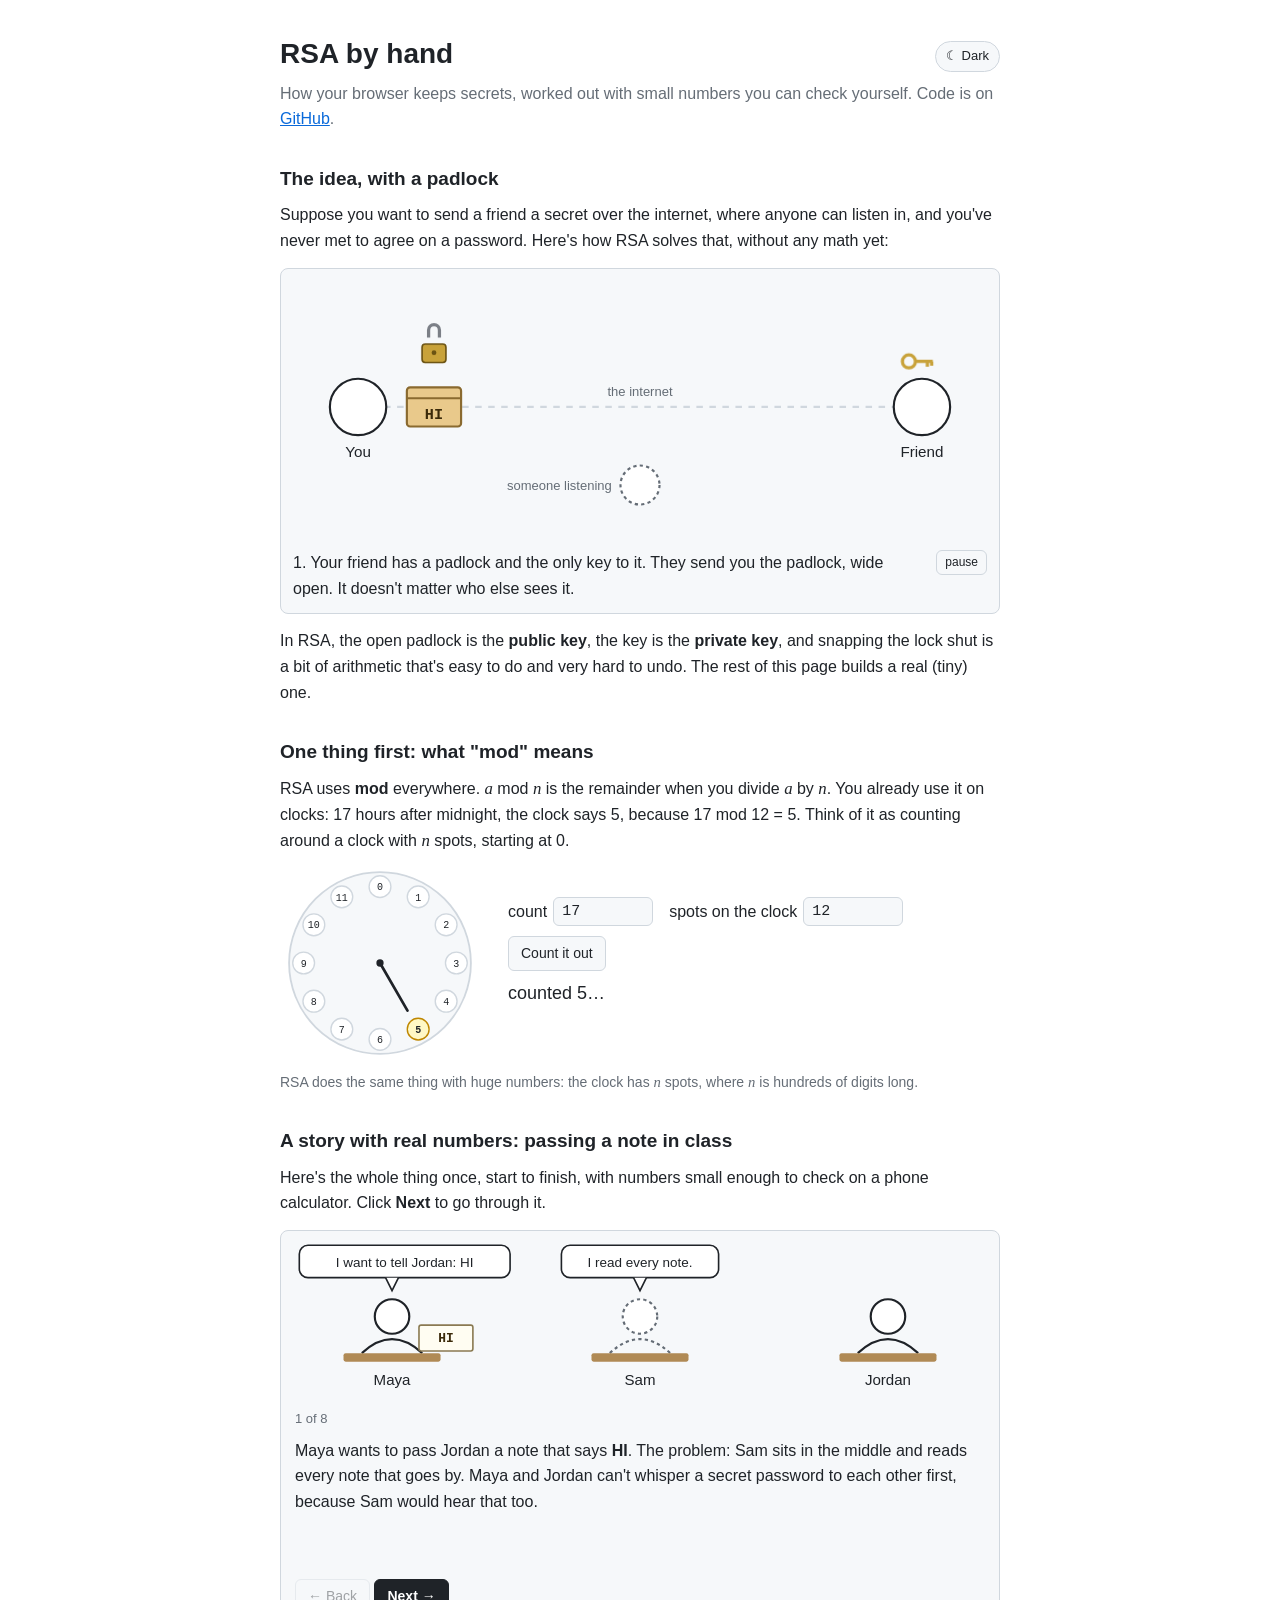
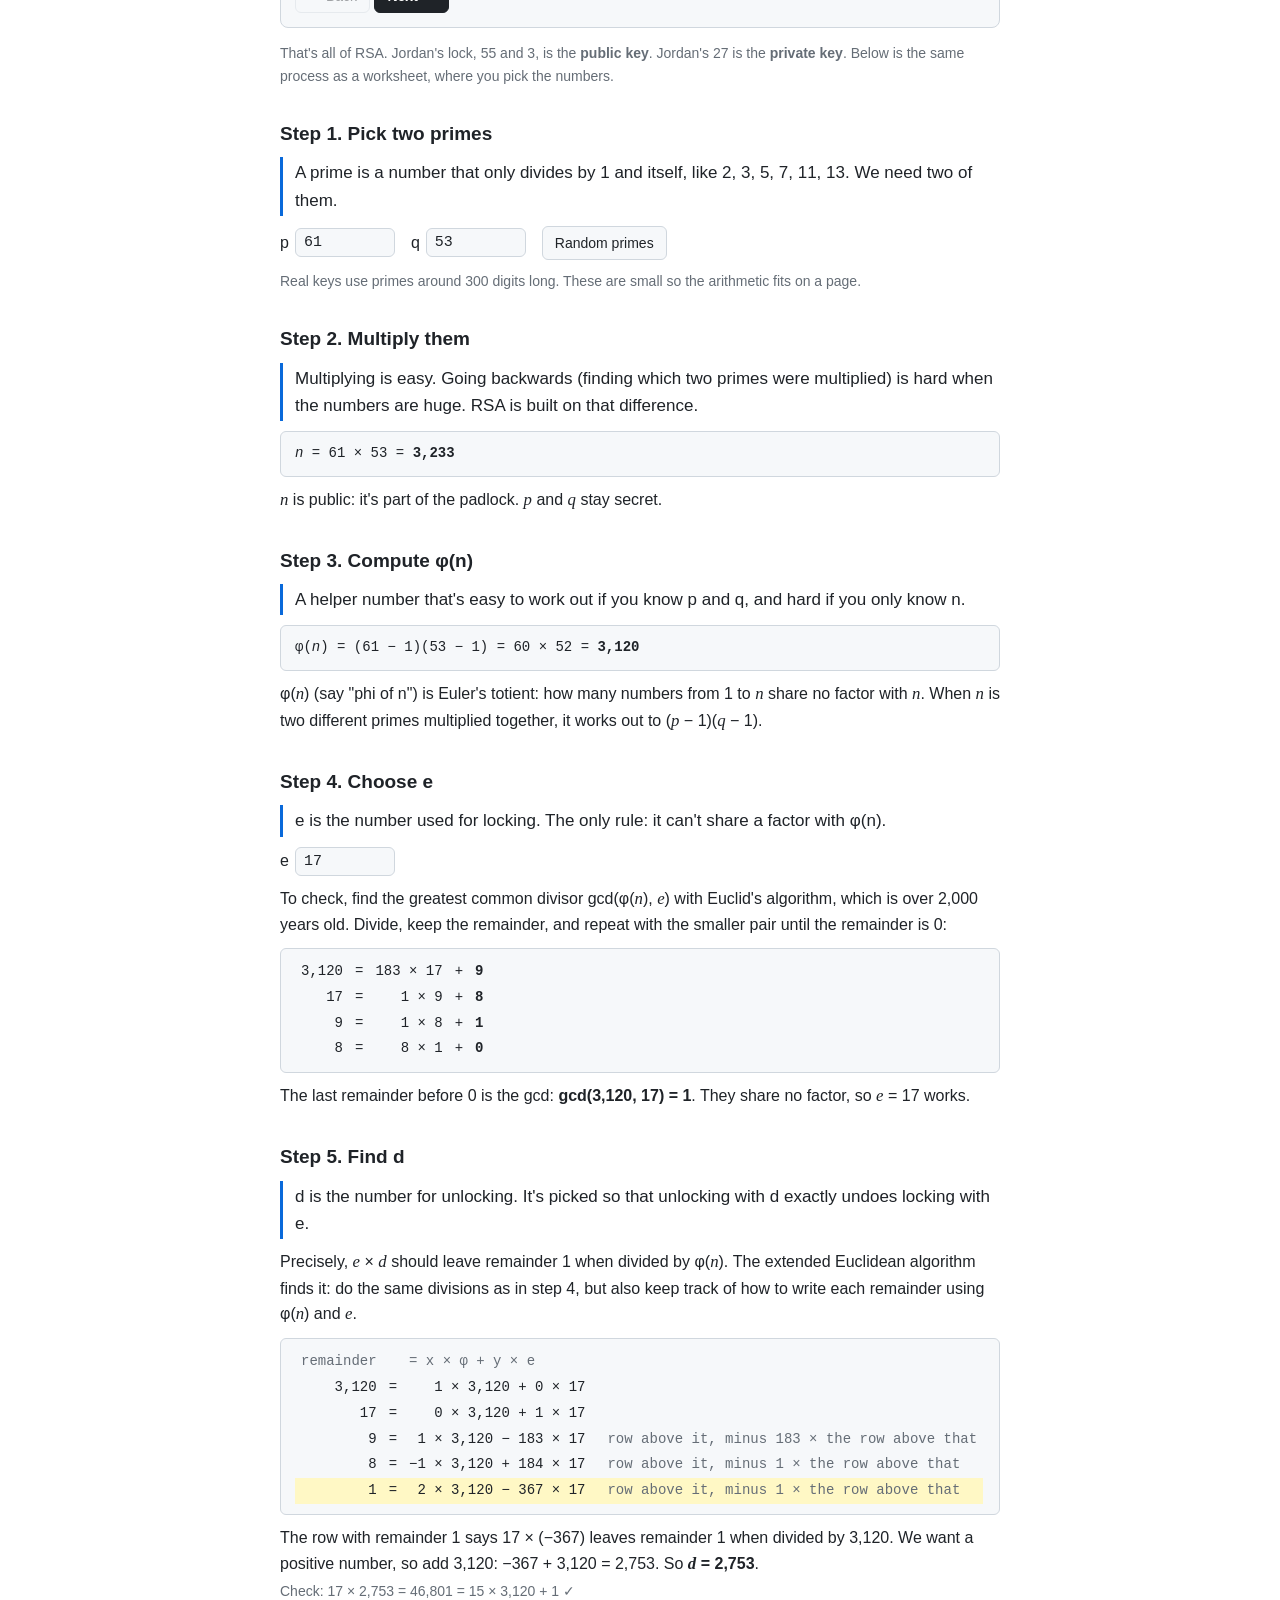
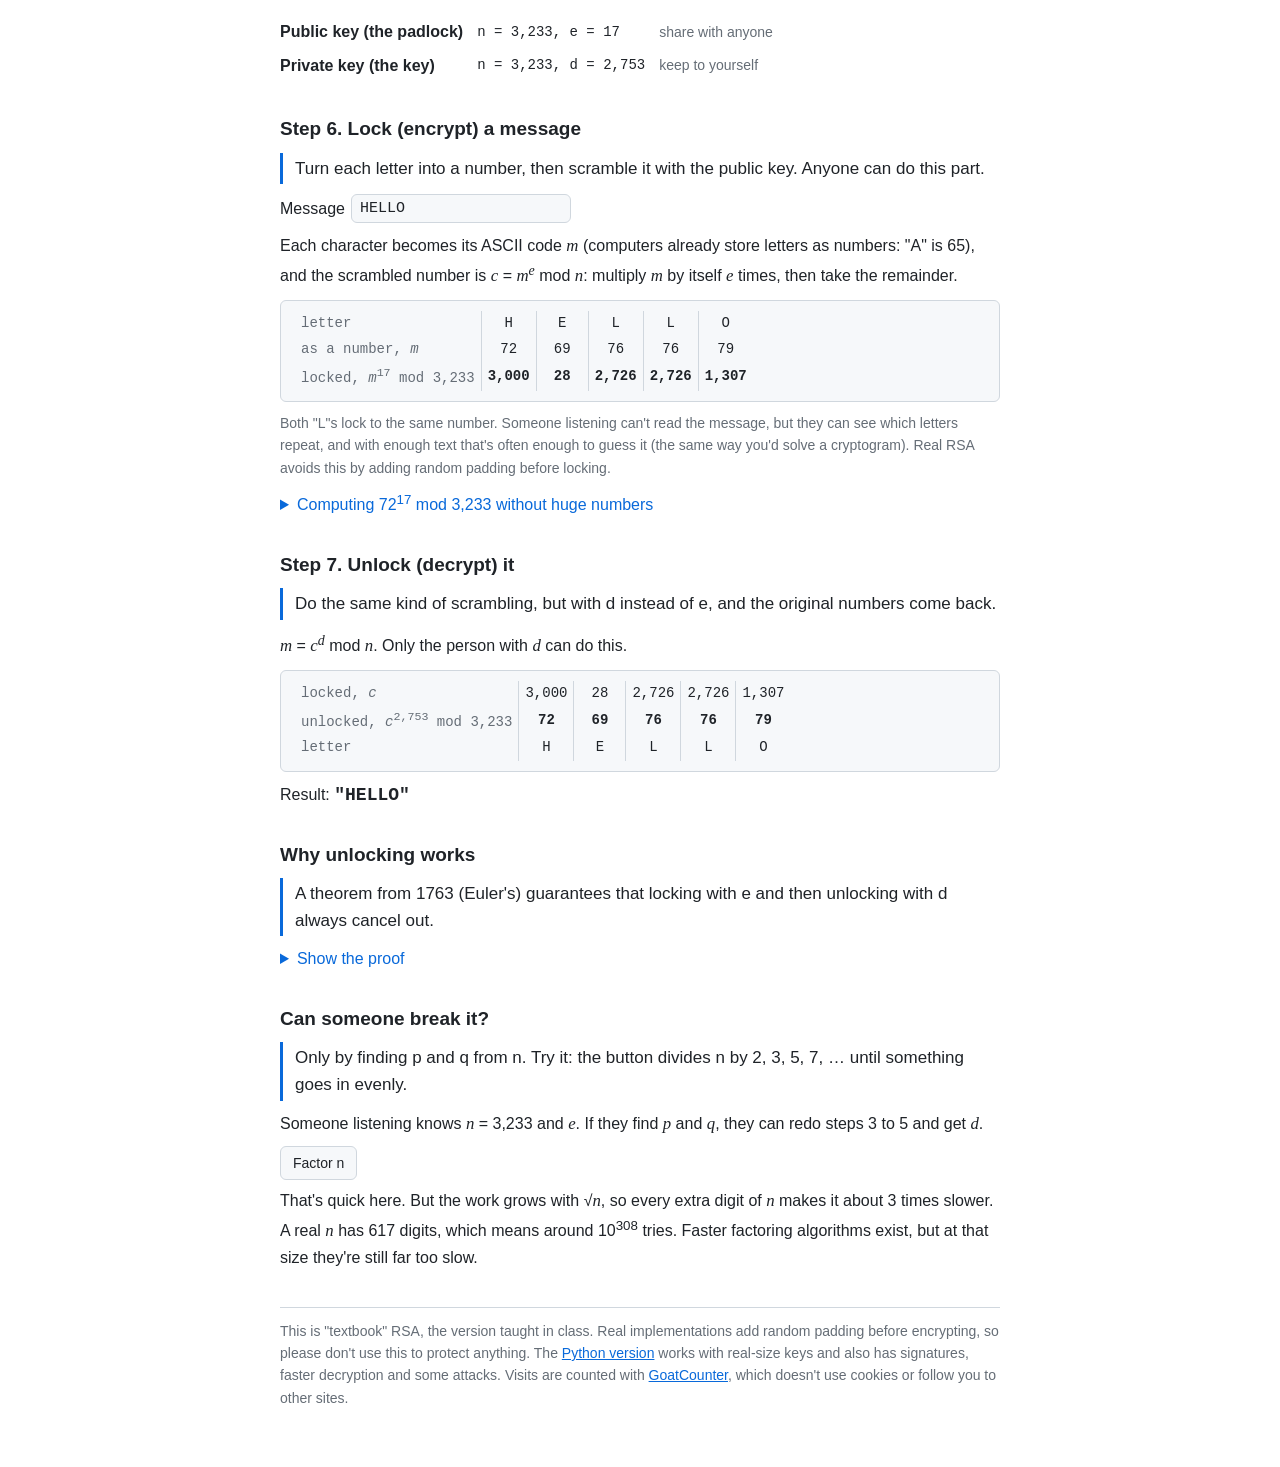
<file: docs/index.html>
<!doctype html>
<html lang="en">
<head>
  <meta charset="utf-8">
  <meta name="viewport" content="width=device-width, initial-scale=1">
  <title>RSA by hand</title>
  <meta name="description" content="How your browser keeps secrets, worked out with numbers small enough to check on a calculator.">
  <link rel="icon" href="favicon.svg" type="image/svg+xml">
  <link rel="icon" href="favicon-32.png" sizes="32x32" type="image/png">
  <link rel="apple-touch-icon" href="apple-touch-icon.png">
  <!-- Link previews (iMessage, Slack, Discord, LinkedIn, X, ...) -->
  <meta property="og:type" content="website">
  <meta property="og:site_name" content="rsa-from-scratch">
  <meta property="og:title" content="RSA by hand">
  <meta property="og:description" content="How your browser keeps secrets, worked out with numbers small enough to check on a calculator.">
  <meta property="og:url" content="https://mamoonrkhan.github.io/rsa-from-scratch/">
  <meta property="og:image" content="https://mamoonrkhan.github.io/rsa-from-scratch/preview.png">
  <meta property="og:image:width" content="1200">
  <meta property="og:image:height" content="630">
  <meta property="og:image:alt" content="A locked box travelling from You to Friend over the internet, while someone listening sees only the numbers 17 14.">
  <meta name="twitter:card" content="summary_large_image">
  <script>
    // Pick the color theme before the page draws, so it never flashes the wrong one:
    // the reader's saved choice if there is one, otherwise their system setting.
    (function () {
      var saved = null;
      try { saved = localStorage.getItem('theme'); } catch (e) {}
      var dark = saved ? saved === 'dark' : window.matchMedia('(prefers-color-scheme: dark)').matches;
      document.documentElement.setAttribute('data-theme', dark ? 'dark' : 'light');
    })();
  </script>
  <link rel="stylesheet" href="style.css">
  <script defer src="rsa.js"></script>
  <!-- Visit counting with GoatCounter: no cookies, nothing that follows you across sites.
       It skips local files and pages shown inside frames, so testing doesn't count. -->
  <script data-goatcounter="https://mamoon.goatcounter.com/count" async src="https://gc.zgo.at/count.js"></script>
</head>
<body>
  <main>
    <div class="title-row">
      <h1>RSA by hand</h1>
      <button id="theme-toggle" class="theme-toggle" type="button">☾ Dark</button>
    </div>
    <p class="sub">
      How your browser keeps secrets, worked out with small numbers you can check yourself.
      Code is on <a href="https://github.com/mamoonrkhan/rsa-from-scratch">GitHub</a>.
    </p>

    <h2>The idea, with a padlock</h2>
    <p>
      Suppose you want to send a friend a secret over the internet, where anyone can listen in, and you've never
      met to agree on a password. Here's how RSA solves that, without any math yet:
    </p>
    <figure class="scene-wrap">
      <svg id="scene" viewBox="0 0 640 245" role="img" aria-label="Animation: sending a locked box">
        <line class="wire" x1="60" y1="118" x2="580" y2="118"/>
        <text class="wire-label" x="320" y="108">the internet</text>

        <g class="person"><circle cx="60" cy="118" r="26"/><text x="60" y="164">You</text></g>
        <g class="person"><circle cx="580" cy="118" r="26"/><text x="580" y="164">Friend</text></g>
        <g class="person snoop"><circle cx="320" cy="190" r="18"/><text x="294" y="195">someone listening</text></g>

        <g id="peek">
          <rect x="350" y="188" width="256" height="44" rx="6"/>
          <text x="478" y="215">sees only: 3000 1486</text>
        </g>

        <g id="box">
          <rect width="50" height="36" rx="3"/>
          <line x1="0" y1="10" x2="50" y2="10"/>
          <text id="note" x="25" y="29">HI</text>
        </g>

        <g id="lock">
          <path id="shackle" d="M6,0 V-7 a5,5 0 0 1 10,0 V0"/>
          <rect width="22" height="17" rx="3"/>
          <circle cx="11" cy="8" r="2.2"/>
        </g>

        <g id="key">
          <circle cx="0" cy="0" r="6"/>
          <path d="M6,0 H22 M17,0 V5 M21,0 V4"/>
        </g>
      </svg>
      <figcaption>
        <span id="scene-caption" aria-live="polite"></span>
        <button id="scene-toggle" class="small-btn">pause</button>
      </figcaption>
    </figure>
    <p>
      In RSA, the open padlock is the <b>public key</b>, the key is the <b>private key</b>, and snapping the lock
      shut is a bit of arithmetic that's easy to do and very hard to undo. The rest of this page builds a real
      (tiny) one.
    </p>

    <h2>One thing first: what "mod" means</h2>
    <p>
      RSA uses <b>mod</b> everywhere. <i>a</i> mod <i>n</i> is the remainder when you divide <i>a</i> by
      <i>n</i>. You already use it on clocks: 17 hours after midnight, the clock says 5, because 17 mod 12 = 5.
      Think of it as counting around a clock with <i>n</i> spots, starting at 0.
    </p>
    <div class="clock-row">
      <svg id="clock" viewBox="0 0 220 220" role="img" aria-label="Clock counting animation"></svg>
      <div>
        <div class="inputs">
          <label>count <input id="clock-a" type="number" min="0" max="200" value="17"></label>
          <label>spots on the clock <input id="clock-n" type="number" min="2" max="24" value="12"></label>
        </div>
        <button id="clock-go">Count it out</button>
        <p id="clock-result" class="clock-result"></p>
      </div>
    </div>
    <p class="note">
      RSA does the same thing with huge numbers: the clock has <i>n</i> spots, where <i>n</i> is hundreds of digits long.
    </p>

    <h2>A story with real numbers: passing a note in class</h2>
    <p>
      Here's the whole thing once, start to finish, with numbers small enough to check on a phone calculator.
      Click <b>Next</b> to go through it.
    </p>
    <figure class="story">
      <svg id="classroom" viewBox="0 0 640 150" role="img" aria-label="Maya passes a note to Jordan while Sam watches">
        <g class="kid" id="kid-maya"><circle cx="90" cy="70" r="16"/><path d="M62,104 q28,-26 56,0"/><rect x="45" y="104" width="90" height="8" rx="2"/><text x="90" y="134">Maya</text></g>
        <g class="kid snoop" id="kid-sam"><circle cx="320" cy="70" r="16"/><path d="M292,104 q28,-26 56,0"/><rect x="275" y="104" width="90" height="8" rx="2"/><text x="320" y="134">Sam</text></g>
        <g class="kid" id="kid-jordan"><circle cx="550" cy="70" r="16"/><path d="M522,104 q28,-26 56,0"/><rect x="505" y="104" width="90" height="8" rx="2"/><text x="550" y="134">Jordan</text></g>
        <g id="bubbles"></g>
        <g id="paper"><rect width="50" height="24" rx="2"/><text id="paper-text" x="25" y="16">HI</text></g>
      </svg>
      <div id="story-speech" class="speech" aria-live="polite"></div>
      <div class="story-body">
        <p class="where" id="story-count"></p>
        <div id="story-text"></div>
      </div>
      <div class="row">
        <button id="story-prev">← Back</button>
        <button id="story-next" class="primary">Next →</button>
      </div>
    </figure>
    <p class="note">
      That's all of RSA. Jordan's lock, 55 and 3, is the <b>public key</b>. Jordan's 27 is the <b>private key</b>.
      Below is the same process as a worksheet, where you pick the numbers.
    </p>

    <h2>Step 1. Pick two primes</h2>
    <p class="plain">A prime is a number that only divides by 1 and itself, like 2, 3, 5, 7, 11, 13. We need two of them.</p>
    <div class="inputs">
      <label>p <input id="p" type="number" min="2" value="61"></label>
      <label>q <input id="q" type="number" min="2" value="53"></label>
      <button id="random-primes">Random primes</button>
    </div>
    <p id="prime-error" class="error" hidden></p>
    <p class="note">Real keys use primes around 300 digits long. These are small so the arithmetic fits on a page.</p>

    <div id="rest">
      <h2>Step 2. Multiply them</h2>
      <p class="plain">Multiplying is easy. Going backwards (finding which two primes were multiplied) is hard when the numbers are huge. RSA is built on that difference.</p>
      <div class="work"><p id="n-line"></p></div>
      <p>
        <i>n</i> is public: it's part of the padlock. <i>p</i> and <i>q</i> stay secret.
      </p>

      <h2>Step 3. Compute φ(n)</h2>
      <p class="plain">A helper number that's easy to work out if you know p and q, and hard if you only know n.</p>
      <div class="work"><p id="phi-line"></p></div>
      <p>
        φ(<i>n</i>) (say "phi of n") is Euler's totient: how many numbers from 1 to <i>n</i> share no factor with
        <i>n</i>. When <i>n</i> is two different primes multiplied together, it works out to
        (<i>p</i> − 1)(<i>q</i> − 1).
      </p>

      <h2>Step 4. Choose e</h2>
      <p class="plain">e is the number used for locking. The only rule: it can't share a factor with φ(n).</p>
      <div class="inputs"><label>e <input id="e" type="number" min="3" value="17"></label></div>
      <p>
        To check, find the greatest common divisor gcd(φ(<i>n</i>), <i>e</i>) with Euclid's algorithm, which is
        over 2,000 years old. Divide, keep the remainder, and repeat with the smaller pair until the remainder is 0:
      </p>
      <div class="work"><table id="euclid"></table></div>
      <p id="gcd-verdict"></p>

      <section id="d-step">
        <h2>Step 5. Find d</h2>
        <p class="plain">d is the number for unlocking. It's picked so that unlocking with d exactly undoes locking with e.</p>
        <p>
          Precisely, <i>e</i> × <i>d</i> should leave remainder 1 when divided by φ(<i>n</i>). The extended
          Euclidean algorithm finds it: do the same divisions as in step 4, but also keep track of how to write
          each remainder using φ(<i>n</i>) and <i>e</i>.
        </p>
        <div class="work"><table id="ext-euclid"></table></div>
        <p id="d-line"></p>
        <table class="keys">
          <tr><th>Public key (the padlock)</th><td id="pub-key"></td><td class="note">share with anyone</td></tr>
          <tr><th>Private key (the key)</th><td id="priv-key"></td><td class="note">keep to yourself</td></tr>
        </table>
      </section>

      <section id="enc-step">
        <h2>Step 6. Lock (encrypt) a message</h2>
        <p class="plain">Turn each letter into a number, then scramble it with the public key. Anyone can do this part.</p>
        <div class="inputs"><label>Message <input id="msg" type="text" value="HELLO" maxlength="24"></label></div>
        <p>
          Each character becomes its ASCII code <i>m</i> (computers already store letters as numbers: "A" is 65),
          and the scrambled number is <i>c</i> = <i>m</i><sup><i>e</i></sup> mod <i>n</i>: multiply <i>m</i> by
          itself <i>e</i> times, then take the remainder.
        </p>
        <div class="work scroll"><table id="enc-table" class="grid"></table></div>
        <p id="repeat-note" class="note" hidden></p>
        <details>
          <summary>Computing <span id="sm-title"></span> without huge numbers</summary>
          <div id="square-multiply"></div>
        </details>
      </section>

      <section id="dec-step">
        <h2>Step 7. Unlock (decrypt) it</h2>
        <p class="plain">Do the same kind of scrambling, but with d instead of e, and the original numbers come back.</p>
        <p><i>m</i> = <i>c</i><sup><i>d</i></sup> mod <i>n</i>. Only the person with <i>d</i> can do this.</p>
        <div class="work scroll"><table id="dec-table" class="grid"></table></div>
        <p>Result: <span id="decrypted" class="result"></span></p>
      </section>

      <h2>Why unlocking works</h2>
      <p class="plain">A theorem from 1763 (Euler's) guarantees that locking with e and then unlocking with d always cancel out.</p>
      <details>
        <summary>Show the proof</summary>
        <p>
          From step 5, <i>e</i> × <i>d</i> = 1 + <i>k</i> × φ(<i>n</i>) for some whole number <i>k</i>
          <span id="k-example"></span>. So
        </p>
        <div class="work">
          <p>
            <i>c</i><sup><i>d</i></sup> = <i>m</i><sup><i>ed</i></sup>
            = <i>m</i><sup>1 + <i>k</i>φ(<i>n</i>)</sup>
            = <i>m</i> × (<i>m</i><sup>φ(<i>n</i>)</sup>)<sup><i>k</i></sup>
            ≡ <i>m</i> × 1<sup><i>k</i></sup> = <i>m</i> (mod <i>n</i>)
          </p>
        </div>
        <p>
          The step <i>m</i><sup>φ(<i>n</i>)</sup> ≡ 1 (mod <i>n</i>) is Euler's theorem. It needs <i>m</i> and
          <i>n</i> to share no factor. RSA still works when they do, but proving that takes the Chinese Remainder
          Theorem.
        </p>
      </details>

      <h2>Can someone break it?</h2>
      <p class="plain">Only by finding p and q from n. Try it: the button divides n by 2, 3, 5, 7, … until something goes in evenly.</p>
      <p>
        Someone listening knows <i>n</i> = <span id="n-again"></span> and <i>e</i>. If they find <i>p</i> and
        <i>q</i>, they can redo steps 3 to 5 and get <i>d</i>.
      </p>
      <p><button id="crack">Factor n</button></p>
      <div id="crack-box" class="work crack" hidden><p id="crack-progress"></p></div>
      <p id="crack-result"></p>
      <p>
        That's quick here. But the work grows with √<i>n</i>, so every extra digit of <i>n</i> makes it about 3 times
        slower. A real <i>n</i> has 617 digits, which means around 10<sup>308</sup> tries. Faster factoring
        algorithms exist, but at that size they're still far too slow.
      </p>
    </div>

    <hr>
    <p class="note">
      This is "textbook" RSA, the version taught in class. Real implementations add random padding before
      encrypting, so please don't use this to protect anything. The
      <a href="https://github.com/mamoonrkhan/rsa-from-scratch">Python version</a> works with real-size keys
      and also has signatures, faster decryption and some attacks.
      Visits are counted with <a href="https://www.goatcounter.com">GoatCounter</a>, which doesn't use cookies or
      follow you to other sites.
    </p>
  </main>

  <script>
    // The light/dark toggle. The starting theme is set by a small script in the page's <head>.
    (function () {
      'use strict';
      const root = document.documentElement;
      const button = document.getElementById('theme-toggle');
      const system = window.matchMedia('(prefers-color-scheme: dark)');
      const saved = () => { try { return localStorage.getItem('theme'); } catch (e) { return null; } };

      function label() {
        const dark = root.getAttribute('data-theme') === 'dark';
        button.textContent = dark ? '☀ Light' : '☾ Dark';
        button.setAttribute('aria-label', dark ? 'Switch to light mode' : 'Switch to dark mode');
      }

      button.addEventListener('click', () => {
        const next = root.getAttribute('data-theme') === 'dark' ? 'light' : 'dark';
        root.setAttribute('data-theme', next);
        try { localStorage.setItem('theme', next); } catch (e) { /* private browsing: just don't remember */ }
        label();
      });

      // Until the reader picks a theme, follow the system setting if it changes.
      system.addEventListener('change', (e) => {
        if (!saved()) {
          root.setAttribute('data-theme', e.matches ? 'dark' : 'light');
          label();
        }
      });

      label();
    })();
  </script>
</body>
</html>
</file>
<file: docs/style.css>
:root {
  --text: #1f2328;
  --muted: #656d76;
  --line: #d0d7de;
  --box: #f6f8fa;
  --link: #0969da;
  --red: #cf222e;
  --mark: #fff8c5;
  --paper: #ffffff;
  --page: #ffffff;
  color-scheme: light;
}
:root[data-theme="dark"] {
  --text: #e6edf3;
  --muted: #9198a1;
  --line: #3d444d;
  --box: #151b23;
  --link: #4493f8;
  --red: #f85149;
  --mark: #3b2e00;
  --paper: #0d1117;
  --page: #0d1117;
  color-scheme: dark;
}

* { box-sizing: border-box; }
body { background: var(--page); }
[hidden] { display: none !important; }

body {
  margin: 0;
  color: var(--text);
  font: 16px/1.6 -apple-system, BlinkMacSystemFont, "Segoe UI", Helvetica, Arial, sans-serif;
}
main { max-width: 760px; margin: 0 auto; padding: 32px 20px 48px; }
a { color: var(--link); }

h1 { font-size: 28px; margin: 0 0 4px; }
h2 { font-size: 19px; margin: 32px 0 8px; }
.sub { color: var(--muted); margin-top: 0; }
p { margin: 8px 0; }
i { font-family: Georgia, "Times New Roman", serif; font-size: 1.05em; }
hr { border: 0; border-top: 1px solid var(--line); margin: 36px 0 12px; }

.note { color: var(--muted); font-size: 14px; }
.error { color: var(--red); }
.result { font: 600 18px ui-monospace, Menlo, Consolas, monospace; }

.inputs { display: flex; flex-wrap: wrap; align-items: center; gap: 16px; margin: 10px 0; }
.inputs label { display: flex; align-items: center; gap: 6px; }
input {
  font: 15px ui-monospace, Menlo, Consolas, monospace;
  color: var(--text); background: var(--box);
  border: 1px solid var(--line); border-radius: 6px; padding: 5px 8px; width: 100px;
}
input[type=text] { width: 220px; }
button {
  font: inherit; font-size: 14px; color: var(--text); background: var(--box);
  border: 1px solid var(--line); border-radius: 6px; padding: 5px 12px; cursor: pointer;
}
button:hover { border-color: var(--muted); }

/* Scratch work: monospace on a light grey background, like a code block. */
.work {
  background: var(--box); border: 1px solid var(--line); border-radius: 6px;
  padding: 10px 14px; margin: 10px 0; font: 14px/1.7 ui-monospace, Menlo, Consolas, monospace;
}
.work p { margin: 0; }
.work i { font-family: inherit; font-size: inherit; }
.work.scroll { overflow-x: auto; }
.work table { border-collapse: collapse; }
.work td, .work th { padding: 1px 6px; text-align: right; white-space: nowrap; }
.work th { color: var(--muted); font-weight: normal; text-align: left; }
.work tr.hit td { background: var(--mark); }
.work tr.skip td { color: var(--muted); }
.work td.aside { color: var(--muted); text-align: left; padding-left: 16px; }
table.grid td { border-left: 1px solid var(--line); text-align: center; min-width: 52px; }

.keys { border-collapse: collapse; margin: 12px 0; }
.keys th { text-align: left; padding: 4px 14px 4px 0; font-weight: 600; }
.keys td { padding: 4px 14px 4px 0; font-family: ui-monospace, Menlo, Consolas, monospace; font-size: 14px; }
.keys td.note { font-family: inherit; }

details { margin: 10px 0; }
summary { cursor: pointer; color: var(--link); }
details > div { margin-top: 8px; }

.faded { opacity: 0.35; pointer-events: none; }

/* ---------------------------------------------------------------- plain-English lines */

.plain { font-size: 17px; border-left: 3px solid var(--link); padding: 2px 0 2px 12px; margin: 6px 0 10px; }
details > p, details > .work { margin-left: 2px; }

/* ---------------------------------------------------------------- padlock story */

.scene-wrap { margin: 14px 0; border: 1px solid var(--line); border-radius: 8px; padding: 10px 12px 12px; background: var(--box); }
#scene { display: block; width: 100%; height: auto; }
#scene .wire { stroke: var(--line); stroke-width: 2; stroke-dasharray: 6 6; }
#scene .wire-label { fill: var(--muted); font-size: 12px; text-anchor: middle; }
#scene .person circle { fill: var(--paper, #fff); stroke: var(--text); stroke-width: 2; }
#scene .person text { fill: var(--text); font-size: 14px; text-anchor: middle; }
#scene .snoop circle { stroke: var(--muted); stroke-dasharray: 3 3; }
#scene .snoop text { fill: var(--muted); font-size: 12px; text-anchor: end; }
#scene #box rect { fill: #e9c98b; stroke: #8a6a2f; stroke-width: 2; }
#scene #box line { stroke: #8a6a2f; stroke-width: 2; }
#scene #note { font: 700 14px ui-monospace, Menlo, monospace; text-anchor: middle; fill: #3b2a0a; }
#scene #lock rect { fill: #c8a23a; stroke: #6b5313; stroke-width: 1.5; }
#scene #lock circle { fill: #6b5313; }
#scene #shackle { fill: none; stroke: #7b7f86; stroke-width: 3; }
#scene #key circle { fill: none; stroke: #c8a23a; stroke-width: 3; }
#scene #key path { fill: none; stroke: #c8a23a; stroke-width: 3; }
#scene #peek rect { fill: var(--paper, #fff); stroke: var(--muted); stroke-dasharray: 4 3; }
#scene #peek text { fill: var(--red); font: 13px ui-monospace, Menlo, monospace; text-anchor: middle; }
figcaption { display: flex; align-items: flex-start; justify-content: space-between; gap: 12px; margin-top: 6px; min-height: 48px; }
#scene-caption { font-size: 16px; }
.still-line { display: block; margin: 2px 0; }
.small-btn { font-size: 12px; padding: 2px 8px; flex: none; }

/* Resting positions (also used when motion is turned off). */
#scene #box { transform: translate(105px, 100px); }
#scene #lock { transform: translate(119px, 110px); }
#scene #key { transform: translate(568px, 76px); }
#scene #note, #scene #peek { opacity: 0; }

/* 1. the open padlock travels from your friend to you */
#scene[data-stage="0"] #lock { animation: lock0 1.6s ease-in-out .3s both; }
#scene[data-stage="0"] #shackle { transform: translateY(-6px); }
#scene[data-stage="0"] #note { opacity: 1; }
@keyframes lock0 { from { transform: translate(505px, 22px); } to { transform: translate(119px, 60px); } }

/* 2. the message goes in and the lock snaps shut */
#scene[data-stage="1"] #note { animation: fade-out .5s ease-in .2s both; }
#scene[data-stage="1"] #lock { animation: lock1 .8s ease-in .6s both; }
#scene[data-stage="1"] #shackle { animation: snap .25s ease-in 1.4s both; }
@keyframes lock1 { from { transform: translate(119px, 60px); } to { transform: translate(119px, 110px); } }
@keyframes snap { from { transform: translateY(-6px); } to { transform: translateY(0); } }
@keyframes fade-out { from { opacity: 1; } to { opacity: 0; } }

/* 3. the locked box crosses the internet past someone listening */
#scene[data-stage="2"] #box { animation: box2 2.4s ease-in-out .2s both; }
#scene[data-stage="2"] #lock { animation: lock2 2.4s ease-in-out .2s both; }
#scene[data-stage="2"] #peek { animation: fade-in .4s ease-out 1s both; }
@keyframes box2 { from { transform: translate(105px, 100px); } to { transform: translate(475px, 100px); } }
@keyframes lock2 { from { transform: translate(119px, 110px); } to { transform: translate(489px, 110px); } }
@keyframes fade-in { from { opacity: 0; } to { opacity: 1; } }

/* 4. your friend's key opens it */
#scene[data-stage="3"] #box { transform: translate(475px, 100px); }
#scene[data-stage="3"] #key { animation: key3 2s ease-in-out .2s both; }
#scene[data-stage="3"] #shackle { animation: unsnap .3s ease-out 1.1s both; }
#scene[data-stage="3"] #lock { animation: lock3 .6s ease-in 1.5s both; }
#scene[data-stage="3"] #note { animation: fade-in .4s ease-out 1.9s both; }
@keyframes key3 { 0%, 100% { transform: translate(568px, 76px); } 45%, 65% { transform: translate(512px, 119px); } }
@keyframes unsnap { from { transform: translateY(0); } to { transform: translateY(-6px); } }
@keyframes lock3 { from { transform: translate(489px, 110px); opacity: 1; } to { transform: translate(489px, 66px); opacity: 0; } }

#scene.paused * { animation-play-state: paused !important; }

/* ---------------------------------------------------------------- mod clock */

.clock-row { display: flex; flex-wrap: wrap; align-items: center; gap: 8px 28px; margin: 8px 0; }
#clock { width: 200px; height: 200px; flex: none; }
#clock .face { fill: var(--box); stroke: var(--line); stroke-width: 2; }
#clock .spot { fill: var(--paper); stroke: var(--line); stroke-width: 1.5; }
#clock .spot.here { fill: var(--mark); stroke: #bf8700; }
#clock .spot.land { fill: #1a7f37; stroke: #1a7f37; }
#clock .spot-label { font: 11px ui-monospace, Menlo, monospace; text-anchor: middle; fill: var(--text); }
#clock .spot-label.on { font-weight: 700; }
#clock .spot.land + .spot-label { fill: #fff; }
#clock .hand { stroke: var(--text); stroke-width: 3; stroke-linecap: round; }
#clock .hub { fill: var(--text); }
.clock-result { font-size: 18px; min-height: 52px; }

.crack p { font-variant-numeric: tabular-nums; }

/* ---------------------------------------------------------------- highlights when things change */

.changed { animation: glow 1.4s ease-out; border-radius: 4px; }
@keyframes glow { from { background-color: var(--mark); } to { background-color: transparent; } }

.build [style*="--i"] { animation: rise .4s ease-out both; animation-delay: calc(var(--i) * 80ms); }
@keyframes rise { from { opacity: 0; transform: translateY(6px); } }

@media (prefers-reduced-motion: reduce) {
  *, *::before, *::after { animation: none !important; transition: none !important; }
}

/* ---------------------------------------------------------------- classroom story */

.story { margin: 14px 0; border: 1px solid var(--line); border-radius: 8px; padding: 10px 14px 14px; background: var(--box); }
#classroom { display: block; width: 100%; height: auto; }
#classroom .kid circle { fill: var(--paper); stroke: var(--text); stroke-width: 2; }
#classroom .kid path { fill: none; stroke: var(--text); stroke-width: 2; }
#classroom .kid rect { fill: #b08a55; }
#classroom .kid text { fill: var(--text); font-size: 14px; text-anchor: middle; }
#classroom .snoop circle, #classroom .snoop path { stroke: var(--muted); stroke-dasharray: 3 3; }
#classroom .bubble rect, #classroom .bubble path { fill: var(--paper); stroke: var(--text); stroke-width: 1.5; }
#classroom .bubble.think rect, #classroom .bubble.think path { stroke-dasharray: 4 3; }
#classroom .bubble text { fill: var(--text); font-size: 12.5px; text-anchor: middle; }
#classroom .bubble.think text { font-style: italic; fill: var(--muted); }
#paper { transform: translate(115px, 78px); transition: transform 1.1s ease-in-out; }
#paper rect { fill: #fffdf2; stroke: #8a7a52; stroke-width: 1.5; }
#paper text { font: 700 12px ui-monospace, Menlo, monospace; text-anchor: middle; fill: #3b2a0a; }
#paper.locked rect { fill: #e9c98b; }
#paper.locked text { fill: #8c2f1b; }
.story-body { min-height: 170px; margin-top: 6px; }
.story-body .where { color: var(--muted); font-size: 13px; margin: 0; }
.story button:disabled { opacity: .4; cursor: default; }
.story button.primary, .story-next { font-weight: 600; }
button.primary { background: var(--text); color: var(--paper); border-color: var(--text); }
.pop-in > g { animation: bubble-in .35s cubic-bezier(.2, 1.4, .4, 1) both; transform-box: fill-box; transform-origin: bottom center; }
.pop-in > g:nth-child(2) { animation-delay: .25s; }
@keyframes bubble-in { from { opacity: 0; transform: scale(.6); } }
.story .work td:first-child { text-align: left; }

/* ---------------------------------------------------------------- phones and touch screens */

.work { overflow-x: auto; }
.speech:empty { display: none; }
.speech { margin: 8px 0 2px; }
.speech p { margin: 2px 0; font-size: 15px; }
.speech p.think { color: var(--muted); font-style: italic; }
.speech [style*="--i"], .speech p { animation: rise .35s ease-out both; }

@media (pointer: coarse) {
  button { padding: 8px 14px; }
  .small-btn { padding: 4px 10px; }
  .story .row button { min-width: 96px; }
}
@media (max-width: 560px) {
  main { padding: 20px 14px 40px; }
  h1 { font-size: 24px; }
  .plain { font-size: 16px; }
  /* iPhones zoom into any input with text smaller than 16px, so keep them at 16px. */
  input, input[type=text] { font-size: 16px; }
  input[type=text] { width: 100%; max-width: 260px; }
  .clock-row { justify-content: center; }
  .story, .scene-wrap { padding: 8px 10px 12px; }
  .story-body { min-height: 0; }
  /* The pictures shrink to fit the screen, so their labels get bigger to compensate. */
  #scene .person text { font-size: 30px; }
  #scene .snoop text { font-size: 24px; }
  #scene .wire-label { font-size: 24px; }
  #scene #peek text { font-size: 20px; }
  #classroom .kid text { font-size: 30px; }
  .work td.aside { white-space: normal; min-width: 130px; font-size: 12px; }
  #ext-euclid td.aside { display: none; }
  #scene .person text { transform: translateY(14px); }
  #classroom .kid text { transform: translateY(6px); }
  #paper text { font-size: 14px; }
  figcaption { flex-direction: column; min-height: 0; }
  .keys th { display: block; padding-top: 8px; }
  .keys td { display: inline-block; }
}

/* ---------------------------------------------------------------- light/dark toggle */

.title-row { display: flex; align-items: center; justify-content: space-between; gap: 12px; }
.theme-toggle { flex: none; font-size: 13px; padding: 4px 10px; border-radius: 999px; }
</file>
